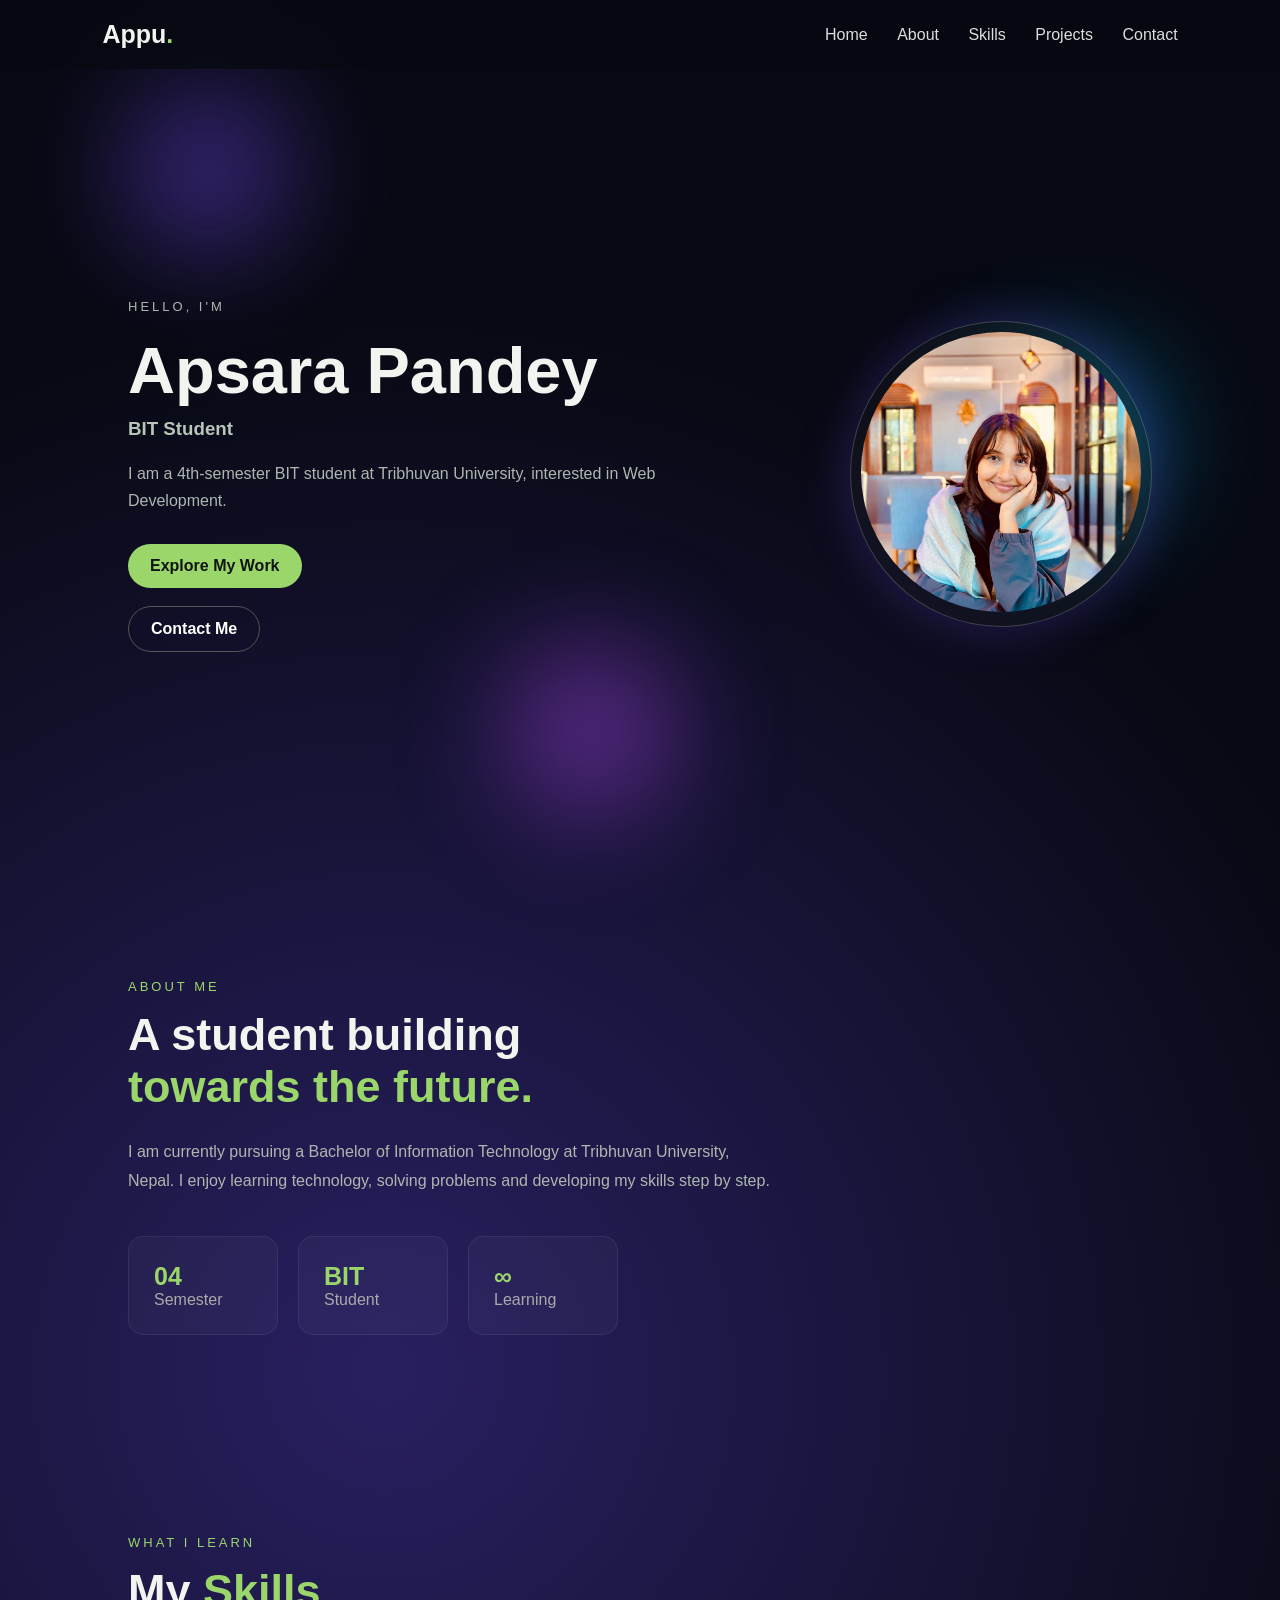
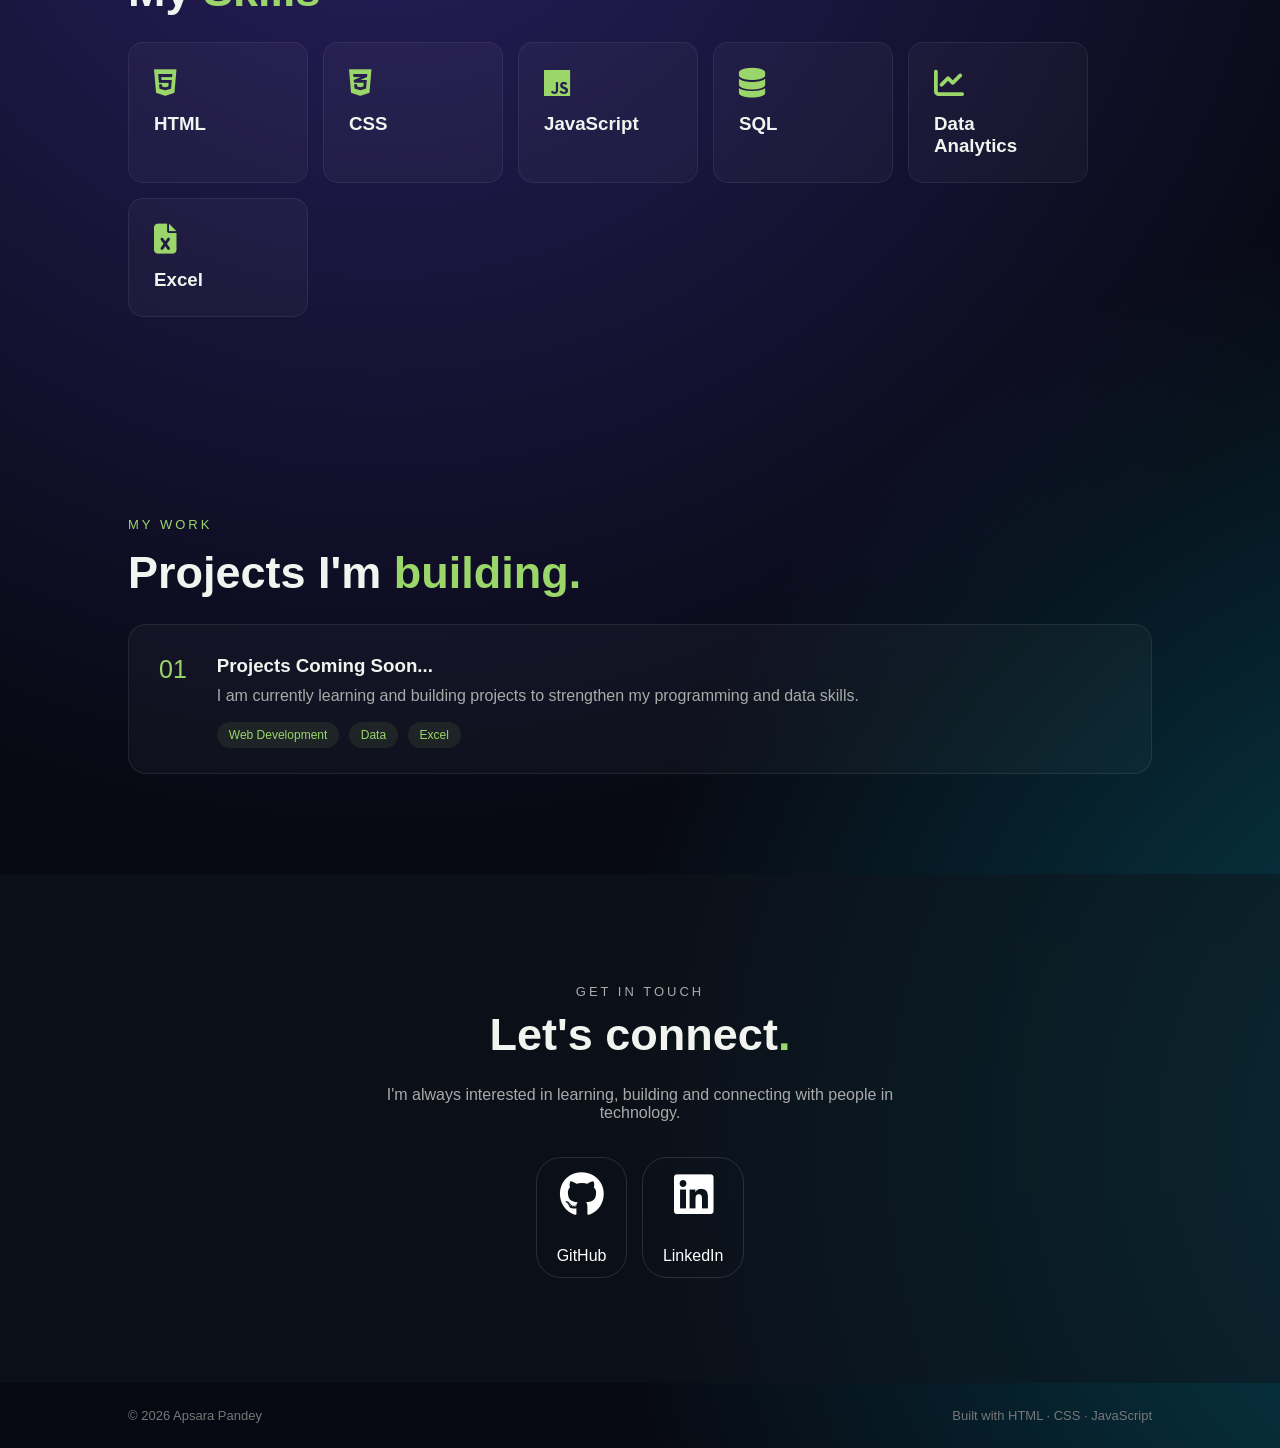
<file: index.html>
<!DOCTYPE html>
<html lang="en">

<head>
    <meta charset="UTF-8">

    <meta name="viewport" content="width=device-width, initial-scale=1.0">

    <title>Apsara Pandey | Portfolio</title>

    <!-- Font Awesome CDN icons -->
    <link rel="stylesheet"
        href="https://cdnjs.cloudflare.com/ajax/libs/font-awesome/6.5.0/css/all.min.css">

    <link rel="stylesheet" href="style.css">

</head>


<body>

    <div class="glow glow1"></div>
    <div class="glow glow2"></div>
    <div class="glow glow3"></div>

    <nav>

        <h2>Appu<span>.</span></h2>

        <div class="nav-links">

            <a href="#home">Home</a>
            <a href="#about">About</a>
            <a href="#skills">Skills</a>
            <a href="#projects">Projects</a>
            <a href="#contact">Contact</a>

        </div>

    </nav>

    <section id="home" class="hero">

        <div class="hero-text">

            <p class="small">HELLO, I'M</p>

            <h1>Apsara Pandey</h1>

            <h3>BIT Student </h3>

            <p>
                I am a 4th-semester BIT student at Tribhuvan University,
                interested in Web Development.
            </p>


            <div class="buttons">

                <a href="#projects" class="btn">
                    Explore My Work
                </a><br><br>

                <a href="#contact" class="btn second">
                    Contact Me
                </a>

            </div>

        </div>

        <div class="photo-box">

            <img src="photo.jpeg" alt="Apsara Pandey">

        </div>

    </section>
<!-- About-->

    <section id="about">

        <p class="small">ABOUT ME</p>

        <h2>A student building<br>
            <span>towards the future.</span>
        </h2>

        <p class="about-text">

            I am currently pursuing a Bachelor of Information Technology
            at Tribhuvan University, Nepal. I enjoy learning technology,
            solving problems and developing my skills step by step.

        </p>


        <div class="info">

            <div>
                <b>04</b>
                <span>Semester</span>
            </div>

            <div>
                <b>BIT</b>
                <span>Student</span>
            </div>

            <div>
                <b>∞</b>
                <span>Learning</span>
            </div>

        </div>

    </section>

    <section id="skills">

        <p class="small">WHAT I LEARN</p>

        <h2>My <span>Skills</span></h2>


        <div class="skills">

        


            <div class="skill">

                <i class="fa-brands fa-html5"></i>

                <h3>HTML</h3>

            </div>


            <div class="skill">

                <i class="fa-brands fa-css3-alt"></i>

                <h3>CSS</h3>

            </div>


            <div class="skill">

                <i class="fa-brands fa-js"></i>

                <h3>JavaScript</h3>

            </div>


            <div class="skill">

                <i class="fa-solid fa-database"></i>

                <h3>SQL</h3>

            </div>


            <div class="skill">

                <i class="fa-solid fa-chart-line"></i>

                <h3>Data Analytics</h3>

            </div>
            
            <div class="skill">
                <i class="fa-solid fa-file-excel"></i>
                <h3>Excel</h3>
            </div>

        </div>

    </section>

    <section id="projects">

        <p class="small">MY WORK</p>

        <h2>Projects I'm <span>building.</span></h2>

        <div class="project">

            <div class="project-number">
                01
            </div>

            <div>

                <h3>Projects Coming Soon...</h3>

                <p>
                    I am currently learning and building projects
                    to strengthen my programming and data skills.
                </p>

                <span>Web Development</span>

                <span>Data</span>

                <span>Excel</span>

            </div>

        </div>

    </section>

    <section id="contact">

        <p class="small">GET IN TOUCH</p>

        <h2>Let's connect<span>.</span></h2>

        <p>
            I'm always interested in learning, building
            and connecting with people in technology.
        </p>


        <div class="social">

            <a href="https://github.com/apsara-pandey"
                target="_blank">

              <h2> <i class="fa-brands fa-github"></i></h2> 

                GitHub

            </a>

            <a href="https://www.linkedin.com/in/apsara-pandey-042609418"
                target="_blank">

                <h2><i class="fa-brands fa-linkedin"></i>
</h2>
                LinkedIn

            </a>

        </div>

    </section>

    <footer>

        <p>&copy; 2026 Apsara Pandey</p>

        <p>Built with HTML · CSS · JavaScript</p>

    </footer>

    <script src="script.js"></script>

</body>

</html>
</file>
<file: style.css>
* {
    margin: 0;
    padding: 0;
    box-sizing: border-box;
}

html {
    scroll-behavior: smooth;
}

body {
    font-family: "Arial", sans-serif;

    color: #f2f4ef;

    /* Animated galaxy-like background */
    background:
        radial-gradient(circle at 20% 30%, #6c4cff55, transparent 30%),
        radial-gradient(circle at 80% 60%, #00bcd455, transparent 30%),
        #070912;

    background-size: 150% 150%;

    animation: backgroundMove 10s ease-in-out infinite alternate;

    overflow-x: hidden;
}


/* ================= MOVING BACKGROUND ================= */

@keyframes backgroundMove {

    from {
        background-position: 0% 50%;
    }

    to {
        background-position: 100% 50%;
    }

}


/* ================= GLOWING ORBS ================= */

.glow {
    position: fixed;

    width: 160px;
    height: 160px;

    border-radius: 50%;

    filter: blur(60px);

    opacity: 0.5;

    z-index: -1;
}


/* Purple glow */

.glow1 {
    background: #7c4dff;

    top: 10%;
    left: 10%;

    animation: float1 8s infinite alternate;
}


/* Blue glow */

.glow2 {
    background: #00c6ff;

    top: 40%;
    right: 10%;

    animation: float2 10s infinite alternate;
}


/* Pink glow */

.glow3 {
    background: #b84cff;

    bottom: 10%;
    left: 40%;

    animation: float1 12s infinite alternate;
}


/* Move first and third glow */

@keyframes float1 {

    from {
        transform: translate(0, 0);
    }

    to {
        transform: translate(100px, 50px);
    }

}


/* Move second glow */

@keyframes float2 {

    from {
        transform: translate(0, 0);
    }

    to {
        transform: translate(-80px, 70px);
    }

}


/* ================= NAVIGATION ================= */

nav {

    position: sticky;

    top: 0;

    display: flex;

    justify-content: space-between;

    align-items: center;

    padding: 20px 8%;

    background: #070912cc;

    backdrop-filter: blur(10px);

    z-index: 10;

}


nav h2 {
    font-size: 25px;
}


nav h2 span,
h2 span {
    color: #9bd66b;
}


.nav-links a {

    color: #ddd;

    text-decoration: none;

    margin-left: 25px;

    transition: 0.3s;

}


.nav-links a:hover {

    color: #9bd66b;

}


/* ================= HERO ================= */

.hero {

    min-height: 90vh;

    display: flex;

    justify-content: space-between;

    align-items: center;

    padding: 80px 10%;

}


.hero-text {

    max-width: 600px;

}


.small {

    color: #9bd66b;

    font-size: 13px;

    letter-spacing: 3px;

    margin-bottom: 15px;

}


.hero h1 {

    font-size: 65px;

    margin-bottom: 10px;

}


.hero h3 {

    color: #b8c5b8;

    margin-bottom: 20px;

}


.hero-text > p {

    line-height: 1.7;

    color: #aeb7af;

}


/* ================= BUTTONS ================= */

.buttons {

    margin-top: 30px;

}


.btn {

    display: inline-block;

    padding: 13px 22px;

    background: #9bd66b;

    color: #101412;

    border-radius: 30px;

    text-decoration: none;

    font-weight: bold;

    margin-right: 10px;

    transition: 0.3s;

}


.btn:hover {

    transform: translateY(-4px);

}


.btn.second {

    background: transparent;

    color: white;

    border: 1px solid #555;

}


/* ================= PROFILE PHOTO ================= */

.photo-box {

    padding: 10px;

    border: 1px solid #ffffff33;

    border-radius: 50%;

    background: #ffffff08;

    box-shadow: 0 0 50px #7c4dff44;

}


.photo-box img {

    width: 280px;

    height: 280px;

    object-fit: cover;

    border-radius: 50%;

}


/* ================= SECTIONS ================= */

section {

    padding: 100px 10%;

}


section h2 {

    font-size: 45px;

    margin-bottom: 25px;

}


/* ================= ABOUT ================= */

.about-text {

    max-width: 650px;

    color: #aeb7af;

    line-height: 1.8;

}


.info {

    display: flex;

    gap: 20px;

    margin-top: 40px;

}


.info div {

    padding: 25px;

    width: 150px;

    background: #ffffff08;

    border: 1px solid #ffffff12;

    border-radius: 15px;

}


.info b {

    display: block;

    font-size: 25px;

    color: #9bd66b;

}


.info span {

    color: #aaa;

}


/* ================= SKILLS ================= */

.skills {

    display: flex;

    flex-wrap: wrap;

    gap: 15px;

}


.skill {

    width: 180px;

    padding: 25px;

    background: #ffffff08;

    border: 1px solid #ffffff12;

    border-radius: 15px;

    transition: 0.3s;

}


.skill i {

    font-size: 30px;

    color: #9bd66b;

    margin-bottom: 15px;

}


.skill:hover {

    transform: translateY(-7px);

    border-color: #9bd66b;

}


/* ================= PROJECT ================= */

.project {

    display: flex;

    gap: 30px;

    padding: 30px;

    border: 1px solid #ffffff15;

    border-radius: 18px;

    background: #ffffff08;

}


.project-number {

    color: #9bd66b;

    font-size: 25px;

}


.project p {

    color: #aaa;

    margin: 10px 0 20px;

}


.project span {

    padding: 6px 12px;

    background: #9bd66b18;

    color: #9bd66b;

    border-radius: 20px;

    font-size: 12px;

    margin-right: 5px;

}


/* ================= CONTACT ================= */

#contact {

    text-align: center;

    background: #10151d88;

}


#contact > p {

    color: #aaa;

    max-width: 550px;

    margin: 10px auto;

}


.social {

    margin-top: 30px;

}


.social a {

    display: inline-block;

    color: white;

    text-decoration: none;

    padding: 12px 20px;

    border: 1px solid #ffffff20;

    border-radius: 25px;

    margin: 5px;

    transition: 0.3s;

}


.social a:hover {

    color: #9bd66b;

    border-color: #9bd66b;

}


/* ================= FOOTER ================= */

footer {

    display: flex;

    justify-content: space-between;

    padding: 25px 10%;

    color: #777;

    font-size: 13px;

}


/* ================= MOBILE ================= */

@media (max-width: 700px) {

    nav {

        flex-direction: column;

        gap: 15px;

    }


    .hero {

        flex-direction: column;

        text-align: center;

        gap: 50px;

    }


    .hero h1 {

        font-size: 45px;

    }


    .photo-box img {

        width: 220px;

        height: 220px;

    }


    .info {

        flex-wrap: wrap;

    }


    footer {

        flex-direction: column;

        gap: 10px;

        text-align: center;

    }

}
</file>
